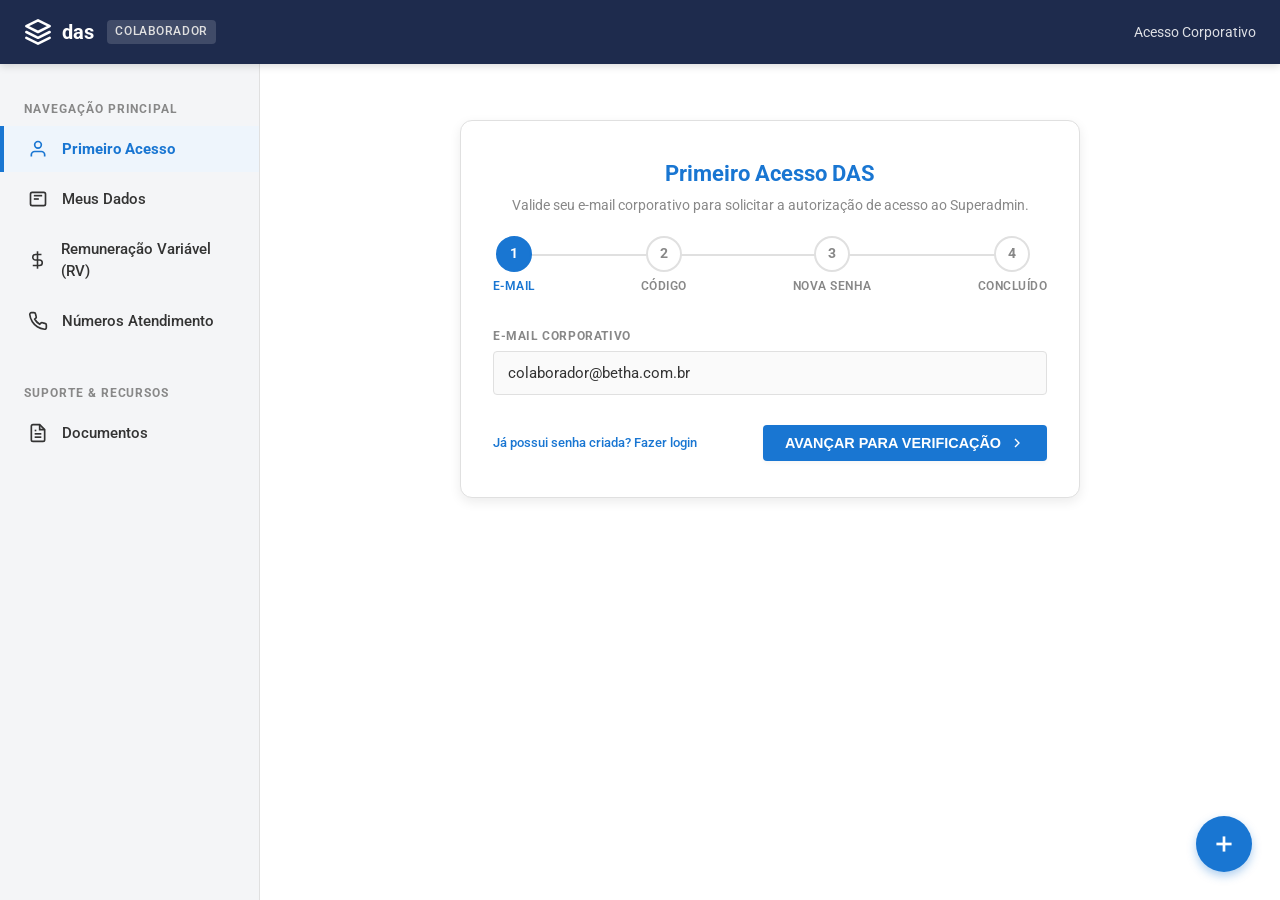
<file: index.html>
<!DOCTYPE html>
<html lang="pt-BR">
<head>
  <meta charset="UTF-8" />
  <meta name="viewport" content="width=device-width, initial-scale=1.0" />
  <meta http-equiv="Cache-Control" content="no-cache, no-store, must-revalidate" />
  <title>DAS · Portal Colaborador & Remuneração Variável</title>

  <!-- Google Fonts: Roboto / Inter -->
  <link rel="preconnect" href="https://fonts.googleapis.com" />
  <link rel="preconnect" href="https://fonts.gstatic.com" crossorigin />
  <link href="https://fonts.googleapis.com/css2?family=Roboto:wght@300;400;500;700;900&display=swap" rel="stylesheet" />

  <!-- Estilos Corporativos DAS -->
  <link rel="stylesheet" href="styles.css" />
  <style>
    .rv-metric-card {
      background: #ffffff;
      border: 1px solid var(--border-color);
      border-radius: var(--radius-md);
      padding: 20px 24px;
      display: flex;
      flex-direction: column;
      gap: 12px;
      box-shadow: var(--shadow-sm);
    }
    .rv-badge-status {
      display: inline-flex;
      align-items: center;
      padding: 3px 10px;
      border-radius: 12px;
      font-size: 0.75rem;
      font-weight: 700;
      text-transform: uppercase;
    }
    .rv-badge-status.superado { background: #e8f5e9; color: #2e7d32; }
    .rv-badge-status.nao-superado { background: #ffebee; color: #d32f2f; }
    
    .progress-bar-track {
      width: 100%;
      height: 10px;
      background: #e0e0e0;
      border-radius: 5px;
      overflow: hidden;
    }
    .progress-bar-fill {
      height: 100%;
      transition: width 0.4s ease, background-color 0.4s ease;
    }
  </style>
</head>
<body>

  <!-- ==========================================================================
       1. APP HEADER (NAVBAR - AZUL MARINHO ESCURO #1e2b4d)
       ========================================================================== -->
  <header class="app-header">
    <div class="brand-container">
      <a href="index.html" class="betha-logo">
        <svg viewBox="0 0 24 24" fill="none" stroke="#ffffff" stroke-width="2.2" stroke-linecap="round" stroke-linejoin="round">
          <polygon points="12 2 2 7 12 12 22 7 12 2"></polygon>
          <polyline points="2 17 12 22 22 17"></polyline>
          <polyline points="2 12 12 17 22 12"></polyline>
        </svg>
        <span>das</span>
      </a>
      <span class="brand-badge">Colaborador</span>
    </div>

    <!-- Badge de Perfil do Usuário Logado ou Visitante -->
    <div class="header-user-info" id="userHeaderContainer">
      <span style="font-size: 0.85rem; opacity: 0.85;">Acesso Corporativo</span>
    </div>
  </header>

  <!-- ==========================================================================
       2. CONTAINER PRINCIPAL (SIDEBAR + CONTENT)
       ========================================================================== -->
  <div class="app-container">

    <!-- MENU LATERAL (SIDEBAR #f4f5f7) -->
    <aside class="sidebar">
      <div class="sidebar-section-title">Navegação Principal</div>
      <ul class="sidebar-menu">
        <li class="sidebar-item active" id="menuItemAcesso">
          <a href="#" id="linkMenuPrimeiroAcesso" onclick="switchUserTab('acesso'); return false;">
            <svg viewBox="0 0 24 24" fill="none" stroke="currentColor"><path d="M20 21v-2a4 4 0 0 0-4-4H8a4 4 0 0 0-4 4v2"/><circle cx="12" cy="7" r="4"/></svg>
            <span>Primeiro Acesso</span>
          </a>
        </li>
        <li class="sidebar-item" id="menuItemDados">
          <a href="#" id="linkMenuDados" onclick="switchUserTab('dados'); return false;">
            <svg viewBox="0 0 24 24" fill="none" stroke="currentColor"><rect x="3" y="4" width="18" height="16" rx="2"/><line x1="7" y1="8" x2="17" y2="8"/><line x1="7" y1="12" x2="13" y2="12"/></svg>
            <span>Meus Dados</span>
          </a>
        </li>
        <li class="sidebar-item" id="menuItemRv">
          <a href="#" id="linkMenuRv" onclick="switchUserTab('rv'); return false;">
            <svg viewBox="0 0 24 24" fill="none" stroke="currentColor"><line x1="12" y1="1" x2="12" y2="23"/><path d="M17 5H9.5a3.5 3.5 0 0 0 0 7h5a3.5 3.5 0 0 1 0 7H6"/></svg>
            <span>Remuneração Variável (RV)</span>
          </a>
        </li>
        <li class="sidebar-item" id="menuItemNumeros">
          <a href="#" id="linkMenuNumeros" onclick="switchUserTab('numeros'); return false;">
            <svg viewBox="0 0 24 24" fill="none" stroke="currentColor"><path d="M22 16.92v3a2 2 0 0 1-2.18 2 19.79 19.79 0 0 1-8.63-3.07 19.5 19.5 0 0 1-6-6 19.79 19.79 0 0 1-3.07-8.67A2 2 0 0 1 4.11 2h3a2 2 0 0 1 2 1.72 12.84 12.84 0 0 0 .7 2.81 2 2 0 0 1-.45 2.11L8.09 9.91a16 16 0 0 0 6 6l1.27-1.27a2 2 0 0 1 2.11-.45 12.84 12.84 0 0 0 2.81.7A2 2 0 0 1 22 16.92z"/></svg>
            <span>Números Atendimento</span>
          </a>
        </li>
      </ul>

      <div class="sidebar-section-title" style="margin-top: 24px;">Suporte & Recursos</div>
      <ul class="sidebar-menu">
        <li class="sidebar-item">
          <a href="#">
            <svg viewBox="0 0 24 24" fill="none" stroke="currentColor"><path d="M14 2H6a2 2 0 0 0-2 2v16a2 2 0 0 0 2 2h12a2 2 0 0 0 2-2V8z"/><polyline points="14 2 14 8 20 8"/><line x1="16" y1="13" x2="8" y2="13"/><line x1="16" y1="17" x2="8" y2="17"/><polyline points="10 9 9 9 8 9"/></svg>
            <span>Documentos</span>
          </a>
        </li>
        <li class="sidebar-item" id="sidebarAdminLink" style="display: none; margin-top: 10px;">
          <a href="admin.html" style="background:#ffebee; color:#d32f2f; font-weight:700; border-radius:4px;">
            <svg viewBox="0 0 24 24" fill="none" stroke="currentColor"><path d="M12 22s8-4 8-10V5l-8-3-8 3v7c0 6 8 10 8 10z"/></svg>
            <span>Painel Admin Superadmin</span>
          </a>
        </li>
      </ul>
    </aside>

    <!-- ÁREA DE CONTEÚDO PRINCIPAL -->
    <main class="main-content">

      <!-- ==========================================================================
           TELA 1: WIZARD DE PRIMEIRO ACESSO (ETAPA 1)
           ========================================================================== -->
      <section id="viewFirstAccess">
        <div class="first-access-wrapper">
          <div class="first-access-card">

            <!-- WIZARD PRIMEIRO ACESSO -->
            <div id="firstAccessWizard" style="display: flex; flex-direction: column; gap: 20px;">
              <div style="text-align: center;">
                <h1 class="page-title" style="font-size: 1.4rem; font-weight: 700; color: #1976d2;">Primeiro Acesso DAS</h1>
                <p class="page-subtitle">Valide seu e-mail corporativo para solicitar a autorização de acesso ao Superadmin.</p>
              </div>

              <!-- Indicador de Passos (Step Wizard Bar) -->
              <div class="steps-indicator">
                <div class="step-item active" id="stepItem1">
                  <div class="step-number">1</div>
                  <div class="step-label">E-mail</div>
                </div>
                <div class="step-item" id="stepItem2">
                  <div class="step-number">2</div>
                  <div class="step-label">Código</div>
                </div>
                <div class="step-item" id="stepItem3">
                  <div class="step-number">3</div>
                  <div class="step-label">Nova Senha</div>
                </div>
                <div class="step-item" id="stepItem4">
                  <div class="step-number">4</div>
                  <div class="step-label">Concluído</div>
                </div>
              </div>

              <!-- PASSO 1: E-MAIL CORPORATIVO -->
              <div id="stepContainer1">
                <div class="form-group">
                  <label class="form-label" for="inputEmail">E-mail Corporativo</label>
                  <input type="email" id="inputEmail" class="form-control" placeholder="exemplo@betha.com.br" value="colaborador@betha.com.br" />
                  <div id="emailErrorMsg" style="color: #d32f2f; font-size: 0.78rem; margin-top: 4px; font-weight: 500;"></div>
                </div>

                <div style="display: flex; align-items: center; justify-content: space-between; margin-top: 10px;">
                  <a href="#" id="linkSwitchToLogin" style="font-size: 0.84rem; color: #1976d2; text-decoration: none; font-weight: 500;">Já possui senha criada? Fazer login</a>
                  <button type="button" id="btnStep1Next" class="btn-primary">
                    AVANÇAR PARA VERIFICAÇÃO
                    <svg width="16" height="16" viewBox="0 0 24 24" fill="none" stroke="currentColor" stroke-width="2"><polyline points="9 18 15 12 9 6"/></svg>
                  </button>
                </div>
              </div>

              <!-- PASSO 2: CÓDIGO DE VERIFICAÇÃO OTP ENVIADO AO SUPERADMIN -->
              <div id="stepContainer2" style="display: none;">
                <div class="otp-demo-hint" id="otpHintBox" style="background:#e8f5e9; border-color:#a5d6a7; color:#1b5e20;">
                  <svg width="22" height="22" viewBox="0 0 24 24" fill="none" stroke="currentColor" stroke-width="2"><path d="M4 4h16c1.1 0 2 .9 2 2v12c0 1.1-.9 2-2 2H4c-1.1 0-2-.9-2-2V6c0-1.1.9-2 2-2z"/><polyline points="22,6 12,13 2,6"/></svg>
                  <div>
                    <strong>Código enviado ao Superadmin!</strong> O código de autorização foi enviado para <strong id="otpEmailDestinoSpan" style="color:#1b5e20;">emanuel.alexandre@betha.com.br</strong>.<br/>
                    <span style="font-size:0.8rem; color:#2e7d32;">Código gerado para validação: <strong id="otpCodeSpan" style="font-size: 1.1rem; text-decoration: underline;">------</strong></span>
                  </div>
                </div>

                <div class="form-group" style="margin-top: 16px;">
                  <label class="form-label" for="inputOtp">Código de 6 dígitos enviado ao Superadmin</label>
                  <input type="text" id="inputOtp" class="form-control" placeholder="000000" maxlength="6" style="letter-spacing: 0.25em; text-align: center; font-size: 1.2rem; font-weight: 700;" />
                </div>

                <div style="display: flex; align-items: center; justify-content: space-between;">
                  <button type="button" id="btnResendOtp" class="btn-outline" style="font-size: 0.8rem;">Reenviar ao Superadmin</button>
                  <button type="button" id="btnStep2Next" class="btn-primary">
                    VERIFICAR CÓDIGO
                  </button>
                </div>
              </div>

              <!-- PASSO 3: CRIAR NOVA SENHA -->
              <div id="stepContainer3" style="display: none;">
                <div class="form-group">
                  <label class="form-label" for="inputSenha">Nova Senha</label>
                  <input type="password" id="inputSenha" class="form-control" placeholder="Mínimo 8 caracteres" />
                  
                  <!-- Medidor de Força -->
                  <div class="password-strength-container">
                    <div class="strength-bar-track">
                      <div class="strength-bar-fill" id="strengthBarFill"></div>
                    </div>
                    <div class="strength-text" id="strengthText">Digite uma senha com letras, números e caracteres especiais.</div>
                  </div>
                </div>

                <div class="form-group">
                  <label class="form-label" for="inputConfirmarSenha">Confirmar Nova Senha</label>
                  <input type="password" id="inputConfirmarSenha" class="form-control" placeholder="Repita a senha criada" />
                  <div id="pwdErrorMsg" style="color: #d32f2f; font-size: 0.78rem; margin-top: 4px; font-weight: 500;"></div>
                </div>

                <button type="button" id="btnStep3Next" class="btn-primary" style="width: 100%; margin-top: 10px;">
                  CRIAR E ATIVAR MINHA SENHA
                </button>
              </div>

              <!-- PASSO 4: CONCLUSÃO E DADOS CADASTRADOS -->
              <div id="stepContainer4" style="display: none; text-align: center;">
                <div style="width: 64px; height: 64px; border-radius: 50%; background: #e8f5e9; color: #2e7d32; display: flex; align-items: center; justify-content: center; margin: 0 auto 16px;">
                  <svg width="36" height="36" viewBox="0 0 24 24" fill="none" stroke="currentColor" stroke-width="2.5"><polyline points="20 6 9 17 4 12"/></svg>
                </div>
                <h2 style="font-size: 1.25rem; color: #2e7d32; font-weight: 700;">Primeiro Acesso Concluído!</h2>
                <p style="font-size: 0.88rem; color: #666; margin-top: 4px;">Sua senha foi ativada com sucesso e seus dados foram vinculados ao banco DAS.</p>

                <!-- Box dos dados individualizados salvas -->
                <div id="createdProfileDetails"></div>

                <button type="button" id="btnGoToDashboard" class="btn-primary" style="width: 100%; margin-top: 20px;">
                  ACESSAR MEU PAINEL DO COLABORADOR
                </button>
              </div>
            </div>

            <!-- TELA DE LOGIN REGULAR -->
            <div id="loginFormContainer" style="display: none; flex-direction: column; gap: 18px;">
              <div style="text-align: center;">
                <h1 class="page-title" style="font-size: 1.4rem; font-weight: 700; color: #1976d2;">Entrar no Portal DAS</h1>
                <p class="page-subtitle">Acesse com seu e-mail corporativo e senha cadastrada.</p>
              </div>

              <div class="form-group">
                <label class="form-label" for="inputLoginEmail">E-mail Corporativo</label>
                <input type="email" id="inputLoginEmail" class="form-control" placeholder="seu.email@betha.com.br" value="colaborador@betha.com.br" />
              </div>

              <div class="form-group">
                <label class="form-label" for="inputLoginSenha">Senha</label>
                <input type="password" id="inputLoginSenha" class="form-control" placeholder="Digite sua senha" />
                <div id="loginErrorMsg" style="color: #d32f2f; font-size: 0.78rem; margin-top: 4px; font-weight: 500;"></div>
              </div>

              <button type="button" id="btnDoLogin" class="btn-primary" style="width: 100%;">
                ENTRAR
              </button>

              <div style="text-align: center; margin-top: 8px;">
                <a href="#" id="linkSwitchToFirstAccess" style="font-size: 0.84rem; color: #1976d2; text-decoration: none;">É seu primeiro acesso? Clique aqui para criar sua senha.</a>
              </div>
            </div>

          </div>
        </div>
      </section>

      <!-- ==========================================================================
           TELA 2: PAINEL DO COLABORADOR (DASHBOARD PÓS-LOGIN)
           ========================================================================== -->
      <section id="viewDashboard" style="display: none; flex-direction: column; gap: 28px;">
        
        <!-- SEÇÃO A: MEUS DADOS -->
        <div id="secMeusDados" style="display: flex; flex-direction: column; gap: 24px;">
          <div class="page-title-row">
            <div>
              <h1 class="page-title">Painel do Colaborador DAS</h1>
              <p class="page-subtitle">Visualize seus dados contratuais individualizados e suporte da empresa.</p>
            </div>
          </div>

          <div class="profile-card-grid">
            <div class="info-card">
              <div class="info-card-label">Colaborador / E-mail</div>
              <div class="info-card-value" id="dashNomeColaborador">--</div>
              <div class="info-card-sub" id="dashEmailColaborador">--</div>
            </div>

            <div class="info-card">
              <div class="info-card-label">Cargo & Gestor Direto</div>
              <div class="info-card-value" id="dashCargoColaborador">--</div>
              <div class="info-card-sub">Gestor: <strong id="dashGestorColaborador">--</strong></div>
            </div>

            <div class="info-card">
              <div class="info-card-label">Departamento / Unidade</div>
              <div class="info-card-value" id="dashDeptColaborador">--</div>
              <div class="info-card-sub" id="dashUnidadeColaborador">--</div>
            </div>

            <div class="info-card">
              <div class="info-card-label">Contato & Ramal Interno</div>
              <div class="info-card-value" id="dashTelefoneColaborador">--</div>
              <div class="info-card-sub">Matriz DAS</div>
            </div>
          </div>
        </div>

        <!-- SEÇÃO B: MÓDULO DE REMUNERAÇÃO VARIÁVEL (RV CM-POL-Q-001) -->
        <div id="secRemuneracaoVariavel" style="display: flex; flex-direction: column; gap: 24px;">
          <div class="page-title-row">
            <div>
              <h1 class="page-title" style="color: #1976d2;">Remuneração Variável (RV)</h1>
              <p class="page-subtitle">Política CM-POL-Q-001 · Acompanhamento de Metas Individuais (25%) e Coletivas (75%)</p>
            </div>
            <div style="background: #eef5fc; border: 1px solid #1976d2; padding: 8px 16px; border-radius: 8px; text-align: right;">
              <div style="font-size: 0.72rem; font-weight: 700; color: #1976d2; text-transform: uppercase;">TETO MÁXIMO SEMESTRAL</div>
              <div style="font-size: 1.15rem; font-weight: 800; color: #1e2b4d;" id="rvTetoValor">R$ 1.430,00</div>
            </div>
          </div>

          <!-- INDICADORES INDIVIDUAIS (25%) -->
          <div>
            <h3 style="font-size: 1rem; font-weight: 700; color: #1e2b4d; margin-bottom: 12px;">1. Indicadores Individuais (Peso 25% da RV Total)</h3>
            <div class="profile-card-grid">
              
              <!-- CSAT -->
              <div class="rv-metric-card">
                <div style="display: flex; justify-content: space-between; align-items: center;">
                  <span class="info-card-label">Qualidade Percebida (CSAT)</span>
                  <span class="rv-badge-status superado" id="badgeStatusCsat">Superado</span>
                </div>
                <div style="display: flex; align-items: baseline; gap: 8px;">
                  <span style="font-size: 1.6rem; font-weight: 800; color: #1e2b4d;" id="rvCsatRealizado">94%</span>
                  <span style="font-size: 0.84rem; color: #666;">(Meta: > 93%)</span>
                </div>
                <div class="progress-bar-track">
                  <div class="progress-bar-fill" id="barCsat" style="width: 94%; background: #2e7d32;"></div>
                </div>
                <div style="font-size: 0.75rem; color: #888;">Peso na RV Individual: <strong>70%</strong> · Fonte: Jira Atendimento</div>
              </div>

              <!-- HORAS PRODUTIVAS -->
              <div class="rv-metric-card">
                <div style="display: flex; justify-content: space-between; align-items: center;">
                  <span class="info-card-label">Apontamento de Horas Produtivas</span>
                  <span class="rv-badge-status superado" id="badgeStatusHoras">Superado</span>
                </div>
                <div style="display: flex; align-items: baseline; gap: 8px;">
                  <span style="font-size: 1.6rem; font-weight: 800; color: #1e2b4d;" id="rvHorasRealizado">95%</span>
                  <span style="font-size: 0.84rem; color: #666;">(Meta: > 90%)</span>
                </div>
                <div class="progress-bar-track">
                  <div class="progress-bar-fill" id="barHoras" style="width: 95%; background: #2e7d32;"></div>
                </div>
                <div style="font-size: 0.75rem; color: #888;">Peso na RV Individual: <strong>30%</strong> · Fonte: Apontamento Interno</div>
              </div>

            </div>
          </div>

          <!-- INDICADORES COLETIVOS (75%) -->
          <div>
            <h3 style="font-size: 1rem; font-weight: 700; color: #1e2b4d; margin-bottom: 12px;">2. Indicadores Coletivos da Diretoria (Peso 75% da RV Total)</h3>
            <div class="profile-card-grid">
              
              <div class="rv-metric-card">
                <span class="info-card-label">Eficiência Operacional (SLO)</span>
                <div style="font-size: 1.2rem; font-weight: 700; color: #1e2b4d;" id="rvEficColetiva">92% (Atingido)</div>
                <div style="font-size: 0.78rem; color: #666;">Peso: 15% · Meta > 90% no SLO de dúvidas</div>
              </div>

              <div class="rv-metric-card">
                <span class="info-card-label">Tempo Previsto Implantação</span>
                <div style="font-size: 1.2rem; font-weight: 700; color: #1976d2;" id="rvTempoImpl">Faixa 2 (60% do Teto)</div>
                <div style="font-size: 0.78rem; color: #666;">Peso: 35% · Superação em 2.5% do prazo</div>
              </div>

              <div class="rv-metric-card">
                <span class="info-card-label">Backlog (Suporte & Serviços)</span>
                <div style="font-size: 1.2rem; font-weight: 700; color: #2e7d32;" id="rvBacklogColetivo">8.5% (Superado)</div>
                <div style="font-size: 0.78rem; color: #666;">Peso: 15% · Meta: Manter chamados < 10%</div>
              </div>

              <div class="rv-metric-card">
                <span class="info-card-label">Receita Operacional Manutenção</span>
                <div style="font-size: 1.2rem; font-weight: 700; color: #1976d2;" id="rvReceitaColetiva">Faixa 2 (60% do Teto)</div>
                <div style="font-size: 0.78rem; color: #666;">Peso: 35% · Superação em 5% da meta</div>
              </div>

            </div>
          </div>

          <!-- TABELA DE PROJEÇÃO E EXTRATO SEMESTRAL -->
          <div class="numbers-table-card">
            <div style="padding: 16px 20px; border-bottom: 1px solid #e0e0e0; display: flex; align-items: center; justify-content: space-between;">
              <h3 style="font-size: 1rem; font-weight: 700; color: #1e2b4d;">Extrato & Apuração Semestral (Julho a Dezembro)</h3>
              <span style="font-size: 0.8rem; color: #666;">Pagamento no encerramento do ciclo semestral</span>
            </div>

            <table class="numbers-table">
              <thead>
                <tr>
                  <th>MÊS</th>
                  <th>RV INDIVIDUAL (25%)</th>
                  <th>RV COLETIVA (75%)</th>
                  <th>APURAÇÃO CALCULADA</th>
                  <th>VALOR MENSAL ESTIMADO</th>
                </tr>
              </thead>
              <tbody id="tblHistoricoRvBody">
                <!-- Renderizado via JS -->
              </tbody>
              <tfoot>
                <tr style="background: #f4f5f7; font-weight: 700;">
                  <td colspan="4" style="text-align: right; padding: 14px 20px;">VALOR TOTAL ACUMULADO NO SEMESTRE:</td>
                  <td style="font-size: 1.1rem; color: #2e7d32; padding: 14px 20px;" id="rvTotalSemestreAcumulado">R$ 0,00</td>
                </tr>
              </tfoot>
            </table>
          </div>

        </div>

        <!-- SEÇÃO C: CENTRAL DE NÚMEROS DE ATENDIMENTO -->
        <div id="secNumerosAtendimento" style="display: flex; flex-direction: column; gap: 20px;">
          <div class="numbers-table-card">
            <div style="padding: 20px 24px; border-bottom: 1px solid #e0e0e0; display: flex; align-items: center; justify-content: space-between; flex-wrap: wrap; gap: 12px;">
              <div>
                <h2 style="font-size: 1.1rem; font-weight: 700; color: #1e2b4d;">Números de Atendimento DAS</h2>
                <p style="font-size: 0.82rem; color: #888;">Canais de comunicação e suporte do colaborador.</p>
              </div>

              <!-- Campo de Busca Underline Clean -->
              <div class="search-box-container">
                <input type="text" id="dashSearchInput" class="search-input" placeholder="O que você está buscando?" />
                <svg class="search-icon" width="18" height="18" viewBox="0 0 24 24" fill="none" stroke="currentColor" stroke-width="2"><circle cx="11" cy="11" r="8"/><line x1="21" y1="21" x2="16.65" y2="16.65"/></svg>
              </div>
            </div>

            <table class="numbers-table">
              <thead>
                <tr>
                  <th>SETOR / SOLUÇÃO DAS</th>
                  <th>TELEFONE DE ATENDIMENTO</th>
                  <th>RAMAL</th>
                  <th>HORÁRIO DE FUNCIONAMENTO</th>
                </tr>
              </thead>
              <tbody id="numbersTableBody">
                <!-- Renderizado dinamicamente via JS -->
              </tbody>
            </table>
          </div>
        </div>

      </section>

    </main>
  </div>

  <!-- FLOATING ACTION BUTTON (FAB - CANTO INFERIOR DIREITO) -->
  <button class="fab-btn" title="Nova Solicitação / Suporte" onclick="alert('Central de Solicitações do Colaborador DAS');">
    <svg viewBox="0 0 24 24" fill="none" stroke="currentColor" stroke-width="2.5"><line x1="12" y1="5" x2="12" y2="19"/><line x1="5" y1="12" x2="19" y2="12"/></svg>
  </button>

  <!-- SCRIPTS DA APLICAÇÃO -->
  <script src="db.js"></script>
  <script src="app.js"></script>
  <script>
    function switchUserTab(tab) {
      document.getElementById('secMeusDados').style.display = (tab === 'dados' || tab === 'acesso') ? 'flex' : 'none';
      document.getElementById('secRemuneracaoVariavel').style.display = tab === 'rv' ? 'flex' : 'none';
      document.getElementById('secNumerosAtendimento').style.display = (tab === 'numeros' || tab === 'dados') ? 'flex' : 'none';

      document.getElementById('menuItemAcesso').classList.toggle('active', tab === 'acesso');
      document.getElementById('menuItemDados').classList.toggle('active', tab === 'dados');
      document.getElementById('menuItemRv').classList.toggle('active', tab === 'rv');
      document.getElementById('menuItemNumeros').classList.toggle('active', tab === 'numeros');
    }
  </script>
</body>
</html>
</file>
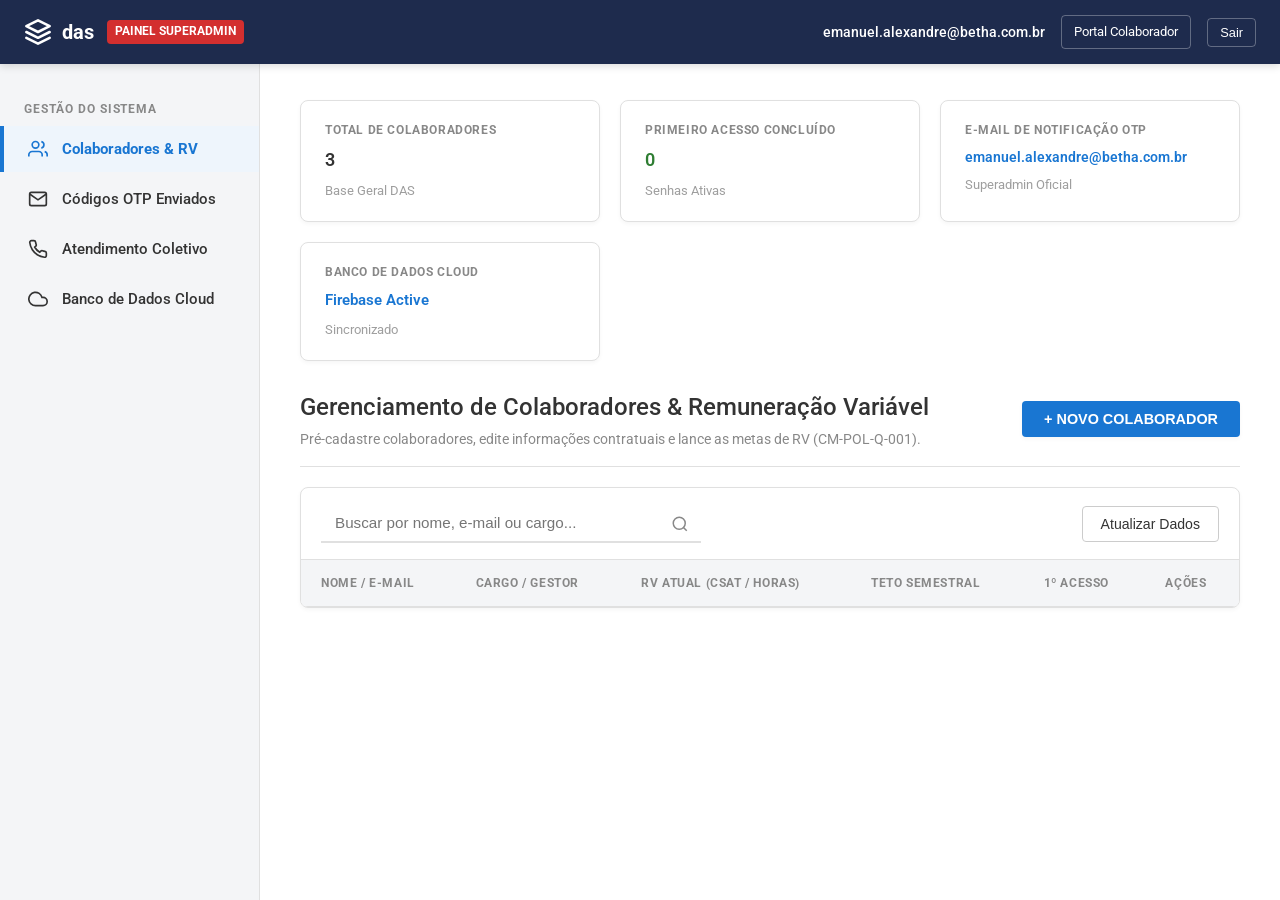
<file: admin.html>
<!DOCTYPE html>
<html lang="pt-BR">
<head>
  <meta charset="UTF-8" />
  <meta name="viewport" content="width=device-width, initial-scale=1.0" />
  <meta http-equiv="Cache-Control" content="no-cache, no-store, must-revalidate" />
  <title>DAS · Painel Administrador (Superadmin)</title>

  <!-- Google Fonts: Roboto / Inter -->
  <link rel="preconnect" href="https://fonts.googleapis.com" />
  <link rel="preconnect" href="https://fonts.gstatic.com" crossorigin />
  <link href="https://fonts.googleapis.com/css2?family=Roboto:wght@300;400;500;700;900&display=swap" rel="stylesheet" />

  <!-- Estilos Corporativos DAS -->
  <link rel="stylesheet" href="styles.css" />
  <style>
    .admin-badge {
      background: #d32f2f;
      color: #ffffff;
      padding: 3px 8px;
      border-radius: 4px;
      font-size: 0.72rem;
      font-weight: 700;
      text-transform: uppercase;
    }
    .status-pill {
      display: inline-flex;
      align-items: center;
      gap: 6px;
      padding: 4px 10px;
      border-radius: 12px;
      font-size: 0.78rem;
      font-weight: 600;
    }
    .status-pill.concluido { background: #e8f5e9; color: #2e7d32; }
    .status-pill.pendente { background: #fff3e0; color: #e65100; }

    .modal-overlay {
      position: fixed;
      top: 0; left: 0; right: 0; bottom: 0;
      background: rgba(0,0,0,0.5);
      display: flex;
      align-items: center;
      justify-content: center;
      z-index: 2000;
      opacity: 0;
      pointer-events: none;
      transition: opacity 0.2s ease;
    }
    .modal-overlay.active {
      opacity: 1;
      pointer-events: auto;
    }
    .modal-card {
      background: #ffffff;
      width: 100%;
      max-width: 540px;
      border-radius: 8px;
      padding: 28px;
      box-shadow: 0 10px 30px rgba(0,0,0,0.2);
      display: flex;
      flex-direction: column;
      gap: 18px;
    }
    .action-btn-sm {
      background: transparent;
      border: 1px solid #ccc;
      padding: 4px 10px;
      border-radius: 4px;
      font-size: 0.78rem;
      cursor: pointer;
      transition: all 0.15s ease;
    }
    .action-btn-sm:hover {
      background: #eef5fc;
      border-color: #1976d2;
      color: #1976d2;
    }
    .action-btn-sm.rv {
      border-color: #2e7d32;
      color: #2e7d32;
    }
    .action-btn-sm.rv:hover {
      background: #e8f5e9;
    }
    .action-btn-sm.danger:hover {
      background: #ffebee;
      border-color: #d32f2f;
      color: #d32f2f;
    }
  </style>
</head>
<body>

  <!-- ==========================================================================
       HEADER SUPERADMIN (NAVBAR - AZUL MARINHO #1e2b4d)
       ========================================================================== -->
  <header class="app-header">
    <div class="brand-container">
      <a href="index.html" class="betha-logo">
        <svg viewBox="0 0 24 24" fill="none" stroke="#ffffff" stroke-width="2.2" stroke-linecap="round" stroke-linejoin="round">
          <polygon points="12 2 2 7 12 12 22 7 12 2"></polygon>
          <polyline points="2 17 12 22 22 17"></polyline>
          <polyline points="2 12 12 17 22 12"></polyline>
        </svg>
        <span>das</span>
      </a>
      <span class="admin-badge">Painel Superadmin</span>
    </div>

    <div class="header-user-info">
      <span style="font-size: 0.85rem; color: #ffffff; font-weight: 500;">emanuel.alexandre@betha.com.br</span>
      <a href="index.html" class="btn-header-logout" style="text-decoration:none;">Portal Colaborador</a>
      <button id="btnAdminLogout" class="btn-header-logout">Sair</button>
    </div>
  </header>

  <div class="app-container">

    <!-- SIDEBAR ADMIN -->
    <aside class="sidebar">
      <div class="sidebar-section-title">Gestão do Sistema</div>
      <ul class="sidebar-menu">
        <li class="sidebar-item active" id="tabColaboradoresBtn">
          <a href="#" onclick="switchAdminTab('colaboradores'); return false;">
            <svg viewBox="0 0 24 24" fill="none" stroke="currentColor"><path d="M17 21v-2a4 4 0 0 0-4-4H5a4 4 0 0 0-4 4v2"/><circle cx="9" cy="7" r="4"/><path d="M23 21v-2a4 4 0 0 0-3-3.9M16 3.1a4 4 0 0 1 0 7.8"/></svg>
            <span>Colaboradores & RV</span>
          </a>
        </li>
        <li class="sidebar-item" id="tabOtpBtn">
          <a href="#" onclick="switchAdminTab('otp'); return false;">
            <svg viewBox="0 0 24 24" fill="none" stroke="currentColor"><path d="M4 4h16c1.1 0 2 .9 2 2v12c0 1.1-.9 2-2 2H4c-1.1 0-2-.9-2-2V6c0-1.1.9-2 2-2z"/><polyline points="22,6 12,13 2,6"/></svg>
            <span>Códigos OTP Enviados</span>
          </a>
        </li>
        <li class="sidebar-item" id="tabNumerosBtn">
          <a href="#" onclick="switchAdminTab('numeros'); return false;">
            <svg viewBox="0 0 24 24" fill="none" stroke="currentColor"><path d="M22 16.92v3a2 2 0 0 1-2.18 2 19.79 19.79 0 0 1-8.63-3.07 19.5 19.5 0 0 1-6-6 19.79 19.79 0 0 1-3.07-8.67A2 2 0 0 1 4.11 2h3a2 2 0 0 1 2 1.72 12.84 12.84 0 0 0 .7 2.81 2 2 0 0 1-.45 2.11L8.09 9.91a16 16 0 0 0 6 6l1.27-1.27a2 2 0 0 1 2.11-.45 12.84 12.84 0 0 0 2.81.7A2 2 0 0 1 22 16.92z"/></svg>
            <span>Atendimento Coletivo</span>
          </a>
        </li>
        <li class="sidebar-item" id="tabFirebaseBtn">
          <a href="#" onclick="switchAdminTab('firebase'); return false;">
            <svg viewBox="0 0 24 24" fill="none" stroke="currentColor"><path d="M18 10h-1.26A8 8 0 1 0 9 20h9a5 5 0 0 0 0-10z"/></svg>
            <span>Banco de Dados Cloud</span>
          </a>
        </li>
      </ul>
    </aside>

    <!-- CONTEÚDO PRINCIPAL ADMIN -->
    <main class="main-content">

      <!-- CARDS DE MÉTRICAS -->
      <div class="profile-card-grid">
        <div class="info-card">
          <div class="info-card-label">Total de Colaboradores</div>
          <div class="info-card-value" id="metricTotalColaboradores">0</div>
          <div class="info-card-sub">Base Geral DAS</div>
        </div>

        <div class="info-card">
          <div class="info-card-label">Primeiro Acesso Concluído</div>
          <div class="info-card-value" style="color: #2e7d32;" id="metricAcessosConcluidos">0</div>
          <div class="info-card-sub">Senhas Ativas</div>
        </div>

        <div class="info-card">
          <div class="info-card-label">E-mail de Notificação OTP</div>
          <div class="info-card-value" style="font-size: 0.85rem; color: #1976d2;">emanuel.alexandre@betha.com.br</div>
          <div class="info-card-sub">Superadmin Oficial</div>
        </div>

        <div class="info-card">
          <div class="info-card-label">Banco de Dados Cloud</div>
          <div class="info-card-value" style="font-size: 0.95rem; color: #1976d2;" id="metricFirebaseStatus">Firebase Active</div>
          <div class="info-card-sub" id="metricFirebaseUrlSub">Sincronizado</div>
        </div>
      </div>

      <!-- ABA 1: TABELA DE COLABORADORES & LANÇAMENTO DE RV -->
      <section id="adminSecColaboradores" style="display: flex; flex-direction: column; gap: 20px;">
        <div class="page-title-row">
          <div>
            <h1 class="page-title">Gerenciamento de Colaboradores & Remuneração Variável</h1>
            <p class="page-subtitle">Pré-cadastre colaboradores, edite informações contratuais e lance as metas de RV (CM-POL-Q-001).</p>
          </div>
          <button class="btn-primary" onclick="openModalNovoColaborador()">
            + NOVO COLABORADOR
          </button>
        </div>

        <div class="numbers-table-card">
          <div style="padding: 16px 20px; border-bottom: 1px solid #e0e0e0; display: flex; align-items: center; justify-content: space-between; flex-wrap: wrap; gap: 12px;">
            <div class="search-box-container" style="max-width: 380px;">
              <input type="text" id="adminSearchInput" class="search-input" placeholder="Buscar por nome, e-mail ou cargo..." />
              <svg class="search-icon" width="18" height="18" viewBox="0 0 24 24" fill="none" stroke="currentColor" stroke-width="2"><circle cx="11" cy="11" r="8"/><line x1="21" y1="21" x2="16.65" y2="16.65"/></svg>
            </div>
            <button class="btn-outline" onclick="carregarTabelaColaboradores()">
              Atualizar Dados
            </button>
          </div>

          <table class="numbers-table">
            <thead>
              <tr>
                <th>NOME / E-MAIL</th>
                <th>CARGO / GESTOR</th>
                <th>RV ATUAL (CSAT / HORAS)</th>
                <th>TETO SEMESTRAL</th>
                <th>1º ACESSO</th>
                <th>AÇÕES</th>
              </tr>
            </thead>
            <tbody id="tblAdminColaboradoresBody">
              <!-- Renderizado dinamicamente -->
            </tbody>
          </table>
        </div>
      </section>

      <!-- ABA 2: CÓDIGOS OTP ENVIADOS AO SUPERADMIN -->
      <section id="adminSecOtp" style="display: none; flex-direction: column; gap: 20px;">
        <div class="page-title-row">
          <div>
            <h1 class="page-title">Códigos de Verificação OTP Solicitados</h1>
            <p class="page-subtitle">Códigos de Primeiro Acesso enviados para o e-mail do Superadmin (emanuel.alexandre@betha.com.br).</p>
          </div>
          <button class="btn-outline" onclick="carregarTabelaOtp()">
            Atualizar Códigos
          </button>
        </div>

        <div class="numbers-table-card">
          <table class="numbers-table">
            <thead>
              <tr>
                <th>COLABORADOR SOLICITANTE</th>
                <th>E-MAIL DESTINO SUPERADMIN</th>
                <th>CÓDIGO OTP (6 DÍGITOS)</th>
                <th>DATA / HORA DA SOLICITAÇÃO</th>
                <th>STATUS</th>
              </tr>
            </thead>
            <tbody id="tblAdminOtpBody">
              <!-- Renderizado dinamicamente -->
            </tbody>
          </table>
        </div>
      </section>

      <!-- ABA 3: NÚMEROS DE ATENDIMENTO COLETIVO -->
      <section id="adminSecNumeros" style="display: none; flex-direction: column; gap: 20px;">
        <div class="page-title-row">
          <div>
            <h1 class="page-title">Atendimento Coletivo DAS</h1>
            <p class="page-subtitle">Configure os canais de suporte gerais acessíveis a todos os colaboradores.</p>
          </div>
          <button class="btn-primary" onclick="openModalNovoNumero()">
            + NOVO CANAL
          </button>
        </div>

        <div class="numbers-table-card">
          <table class="numbers-table">
            <thead>
              <tr>
                <th>SETOR / SOLUÇÃO DAS</th>
                <th>TELEFONE</th>
                <th>RAMAL</th>
                <th>HORÁRIO</th>
                <th>AÇÕES</th>
              </tr>
            </thead>
            <tbody id="tblAdminNumerosBody">
              <!-- Renderizado dinamicamente -->
            </tbody>
          </table>
        </div>
      </section>

      <!-- ABA 4: CONFIGURAÇÃO FIREBASE -->
      <section id="adminSecFirebase" style="display: none; flex-direction: column; gap: 20px;">
        <div class="page-title-row">
          <div>
            <h1 class="page-title">Configuração do Firebase Realtime DB</h1>
            <p class="page-subtitle">Conecte o portal ao seu projeto Firebase para sincronização em tempo real.</p>
          </div>
        </div>

        <div style="background:#ffffff; border:1px solid #e0e0e0; border-radius:8px; padding:28px; max-width:650px;">
          <div class="form-group">
            <label class="form-label" for="inputFirebaseUrl">URL do Firebase Realtime Database</label>
            <input type="text" id="inputFirebaseUrl" class="form-control" placeholder="https://seu-projeto-default-rtdb.firebaseio.com" />
            <div style="font-size:0.8rem; color:#666; margin-top:6px;">
              Insira a URL raiz do seu Realtime Database do Firebase. Todas as gravações de colaboradores, senhas e solicitações de código OTP serão sincronizadas nesta URL.
            </div>
          </div>

          <button type="button" id="btnSalvarFirebaseUrl" class="btn-primary" style="margin-top:10px;">
            SALVAR & TESTAR CONEXÃO FIREBASE
          </button>
        </div>
      </section>

    </main>
  </div>

  <!-- MODAL: LANÇAMENTO DE REMUNERAÇÃO VARIÁVEL (RV CM-POL-Q-001) -->
  <div class="modal-overlay" id="modalRv">
    <div class="modal-card">
      <div style="display:flex; justify-content:space-between; align-items:center; border-bottom:1px solid #e0e0e0; padding-bottom:12px;">
        <h3 style="font-size:1.1rem; font-weight:700; color:#1e2b4d;" id="modalRvTitle">Lançamento de Remuneração Variável (RV)</h3>
        <button onclick="closeModalRv()" style="background:none; border:none; font-size:1.2rem; cursor:pointer;">&times;</button>
      </div>

      <form id="formRv" style="display:flex; flex-direction:column; gap:14px;">
        <input type="hidden" id="rvEmpId" />

        <div style="background:#eef5fc; padding:12px; border-radius:6px; font-size:0.85rem; color:#1976d2; font-weight:500;">
          Política CM-POL-Q-001 · Atualize os percentuais de atingimento mensal do colaborador.
        </div>

        <div class="form-group">
          <label class="form-label">CSAT - Qualidade Percebida (Meta: > 93%)</label>
          <input type="number" step="0.1" id="modalCsat" class="form-control" placeholder="ex: 94.0" required />
        </div>

        <div class="form-group">
          <label class="form-label">Apontamento de Horas Produtivas (Meta: > 90%)</label>
          <input type="number" step="0.1" id="modalHoras" class="form-control" placeholder="ex: 95.0" required />
        </div>

        <div class="form-group">
          <label class="form-label">Teto Semestral de RV (R$)</label>
          <input type="number" step="0.01" id="modalTetoRv" class="form-control" placeholder="ex: 1430.00" required />
        </div>

        <div style="display:flex; justify-content:flex-end; gap:10px; margin-top:10px;">
          <button type="button" class="btn-outline" onclick="closeModalRv()">Cancelar</button>
          <button type="submit" class="btn-primary" style="background:#2e7d32;">ATUALIZAR RV</button>
        </div>
      </form>
    </div>
  </div>

  <!-- MODAL: NOVO / EDITAR COLABORADOR -->
  <div class="modal-overlay" id="modalColaborador">
    <div class="modal-card">
      <div style="display:flex; justify-content:space-between; align-items:center; border-bottom:1px solid #e0e0e0; padding-bottom:12px;">
        <h3 style="font-size:1.1rem; font-weight:700; color:#1e2b4d;" id="modalColaboradorTitle">Novo Colaborador DAS</h3>
        <button onclick="closeModalColaborador()" style="background:none; border:none; font-size:1.2rem; cursor:pointer;">&times;</button>
      </div>

      <form id="formColaborador" style="display:flex; flex-direction:column; gap:14px;">
        <input type="hidden" id="editEmpId" />

        <div class="form-group">
          <label class="form-label">E-mail Corporativo</label>
          <input type="email" id="modalEmail" class="form-control" placeholder="colaborador@betha.com.br" required />
        </div>

        <div class="form-group">
          <label class="form-label">Nome Completo</label>
          <input type="text" id="modalNome" class="form-control" placeholder="ex: Emanuel Melo" required />
        </div>

        <div style="display:grid; grid-template-columns:1fr 1fr; gap:12px;">
          <div class="form-group">
            <label class="form-label">Cargo</label>
            <input type="text" id="modalCargo" class="form-control" placeholder="ex: Analista de Suporte" required />
          </div>
          <div class="form-group">
            <label class="form-label">Gestor Direto</label>
            <input type="text" id="modalGestor" class="form-control" placeholder="ex: Roberto Almeida" />
          </div>
        </div>

        <div style="display:grid; grid-template-columns:1fr 1fr; gap:12px;">
          <div class="form-group">
            <label class="form-label">Departamento</label>
            <input type="text" id="modalDepartamento" class="form-control" placeholder="ex: Gente & Gestão" />
          </div>
          <div class="form-group">
            <label class="form-label">Telefone / Contato</label>
            <input type="text" id="modalTelefone" class="form-control" placeholder="(48) 99812-3456" />
          </div>
        </div>

        <div class="form-group">
          <label class="form-label">Teto Semestral de RV (R$)</label>
          <input type="number" step="0.01" id="modalTetoSemestralRV" class="form-control" placeholder="1430.00" value="1430.00" />
        </div>

        <div style="display:flex; justify-content:flex-end; gap:10px; margin-top:10px;">
          <button type="button" class="btn-outline" onclick="closeModalColaborador()">Cancelar</button>
          <button type="submit" class="btn-primary">SALVAR COLABORADOR</button>
        </div>
      </form>
    </div>
  </div>

  <!-- MODAL: NOVO NÚMERO GLOBAL -->
  <div class="modal-overlay" id="modalNumero">
    <div class="modal-card">
      <div style="display:flex; justify-content:space-between; align-items:center; border-bottom:1px solid #e0e0e0; padding-bottom:12px;">
        <h3 style="font-size:1.1rem; font-weight:700; color:#1e2b4d;">Novo Canal de Atendimento</h3>
        <button onclick="closeModalNumero()" style="background:none; border:none; font-size:1.2rem; cursor:pointer;">&times;</button>
      </div>

      <form id="formNumero" style="display:flex; flex-direction:column; gap:14px;">
        <div class="form-group">
          <label class="form-label">Setor / Serviço DAS</label>
          <input type="text" id="numSetor" class="form-control" placeholder="ex: Service Desk TI" required />
        </div>
        <div style="display:grid; grid-template-columns:1fr 1fr; gap:12px;">
          <div class="form-group">
            <label class="form-label">Telefone</label>
            <input type="text" id="numTelefone" class="form-control" placeholder="(48) 3431-8800" required />
          </div>
          <div class="form-group">
            <label class="form-label">Ramal</label>
            <input type="text" id="numRamal" class="form-control" placeholder="100" required />
          </div>
        </div>
        <div class="form-group">
          <label class="form-label">Horário de Funcionamento</label>
          <input type="text" id="numHorario" class="form-control" placeholder="08:00 - 18:00 ou 24h Plantão" />
        </div>

        <div style="display:flex; justify-content:flex-end; gap:10px; margin-top:10px;">
          <button type="button" class="btn-outline" onclick="closeModalNumero()">Cancelar</button>
          <button type="submit" class="btn-primary">CADASTRAR CANAL</button>
        </div>
      </form>
    </div>
  </div>

  <!-- SCRIPTS -->
  <script src="db.js"></script>
  <script>
    document.addEventListener('DOMContentLoaded', () => {
      carregarMétricas();
      carregarTabelaColaboradores();
      carregarTabelaOtp();
      carregarTabelaNumeros();

      const fbInput = document.getElementById('inputFirebaseUrl');
      if (fbInput) fbInput.value = window.bethaDB.getFirebaseDbUrl();

      document.getElementById('btnSalvarFirebaseUrl').addEventListener('click', () => {
        const url = document.getElementById('inputFirebaseUrl').value;
        window.bethaDB.setFirebaseDbUrl(url);
        alert('URL do Firebase atualizada com sucesso!');
        carregarMétricas();
      });

      document.getElementById('btnAdminLogout').addEventListener('click', () => {
        window.bethaDB.clearSession();
        window.location.href = 'index.html';
      });

      document.getElementById('formColaborador').addEventListener('submit', (e) => {
        e.preventDefault();
        const id = document.getElementById('editEmpId').value;
        const dados = {
          email: document.getElementById('modalEmail').value,
          nome: document.getElementById('modalNome').value,
          cargo: document.getElementById('modalCargo').value,
          gestor: document.getElementById('modalGestor').value,
          departamento: document.getElementById('modalDepartamento').value,
          telefone: document.getElementById('modalTelefone').value,
          tetoSemestralRV: parseFloat(document.getElementById('modalTetoSemestralRV').value) || 1430.00
        };

        try {
          if (id) {
            window.bethaDB.adminEditarColaborador(id, dados);
          } else {
            window.bethaDB.adminCriarColaborador(dados);
          }
          closeModalColaborador();
          carregarTabelaColaboradores();
          carregarMétricas();
        } catch (err) {
          alert(err.message);
        }
      });

      document.getElementById('formRv').addEventListener('submit', (e) => {
        e.preventDefault();
        const id = document.getElementById('rvEmpId').value;
        window.bethaDB.adminAtualizarRvColaborador(id, {
          csat: document.getElementById('modalCsat').value,
          horasProdutivas: document.getElementById('modalHoras').value,
          tetoSemestralRV: document.getElementById('modalTetoRv').value
        });
        closeModalRv();
        carregarTabelaColaboradores();
        alert('Remuneração Variável (RV) do colaborador atualizada com sucesso!');
      });

      document.getElementById('formNumero').addEventListener('submit', (e) => {
        e.preventDefault();
        window.bethaDB.adminAdicionarNumeroGlobal({
          setor: document.getElementById('numSetor').value,
          telefone: document.getElementById('numTelefone').value,
          ramal: document.getElementById('numRamal').value,
          horario: document.getElementById('numHorario').value
        });
        closeModalNumero();
        carregarTabelaNumeros();
      });

      document.getElementById('adminSearchInput').addEventListener('input', (e) => {
        const query = e.target.value.toLowerCase();
        const rows = document.querySelectorAll('#tblAdminColaboradoresBody tr');
        rows.forEach(r => {
          r.style.display = r.textContent.toLowerCase().includes(query) ? '' : 'none';
        });
      });
    });

    function carregarMétricas() {
      const emps = window.bethaDB.getAllLocalEmployees();
      const concluidos = emps.filter(e => e.primeiroAcessoConcluido).length;
      const pendentes = emps.length - concluidos;

      document.getElementById('metricTotalColaboradores').textContent = emps.length;
      document.getElementById('metricAcessosConcluidos').textContent = concluidos;
      document.getElementById('metricAcessosPendentes').textContent = pendentes;
      document.getElementById('metricFirebaseUrlSub').textContent = window.bethaDB.getFirebaseDbUrl();
    }

    function carregarTabelaColaboradores() {
      const tbody = document.getElementById('tblAdminColaboradoresBody');
      const emps = window.bethaDB.getAllLocalEmployees();

      tbody.innerHTML = emps.map(e => {
        const rv = e.rvAtual || { csat: 94, horasProdutivas: 95 };
        const teto = e.tetoSemestralRV || 1430.00;
        return `
          <tr>
            <td>
              <div style="font-weight:700; color:#1e2b4d;">${e.nome} ${e.isSuperAdmin ? '<span class="admin-badge" style="font-size:0.65rem;">ADMIN</span>' : ''}</div>
              <div style="font-size:0.8rem; color:#666;">${e.email}</div>
            </td>
            <td>
              <div style="font-weight:600;">${e.cargo}</div>
              <div style="font-size:0.78rem; color:#888;">Gestor: ${e.gestor}</div>
            </td>
            <td>
              <div style="font-weight:600; color:#1976d2;">CSAT: ${rv.csat}% | Horas: ${rv.horasProdutivas}%</div>
              <div style="font-size:0.75rem; color:${rv.csat >= 93 ? '#2e7d32' : '#d32f2f'};">${rv.csat >= 93 ? 'Meta CSAT Atingida' : 'Abaixo da Meta CSAT'}</div>
            </td>
            <td style="font-weight:700; color:#1e2b4d;">
              R$ ${teto.toLocaleString('pt-BR', { minimumFractionDigits: 2 })}
            </td>
            <td>
              <span class="status-pill ${e.primeiroAcessoConcluido ? 'concluido' : 'pendente'}">
                ${e.primeiroAcessoConcluido ? 'Concluído' : 'Pendente'}
              </span>
            </td>
            <td>
              <div style="display:flex; gap:4px; flex-wrap:wrap;">
                <button class="action-btn-sm rv" onclick="lancarRv('${e.id}')">Lançar RV</button>
                <button class="action-btn-sm" onclick="editarColaborador('${e.id}')">Editar</button>
                <button class="action-btn-sm" onclick="resetarSenha('${e.id}')">Reset</button>
                ${!e.isSuperAdmin ? `<button class="action-btn-sm danger" onclick="excluirColaborador('${e.id}')">Excluir</button>` : ''}
              </div>
            </td>
          </tr>
        `;
      }).join('');
    }

    function carregarTabelaOtp() {
      const tbody = document.getElementById('tblAdminOtpBody');
      const otps = window.bethaDB.getSolicitacoesOtp();

      if (otps.length === 0) {
        tbody.innerHTML = `<tr><td colspan="5" style="text-align:center; color:#888; padding:20px;">Nenhuma solicitação de código OTP registrada recentemente.</td></tr>`;
        return;
      }

      tbody.innerHTML = otps.map(o => `
        <tr>
          <td style="font-weight:700; color:#1976d2;">${o.emailSolicitante}</td>
          <td style="font-size:0.85rem; color:#666;">${o.emailSuperAdmin}</td>
          <td><strong style="font-size:1.1rem; color:#1b5e20; background:#e8f5e9; padding:4px 8px; border-radius:4px; letter-spacing:0.1em;">${o.codigo}</strong></td>
          <td style="font-size:0.8rem; color:#666;">${new Date(o.dataHora).toLocaleString('pt-BR')}</td>
          <td><span class="status-pill concluido">${o.status}</span></td>
        </tr>
      `).join('');
    }

    function carregarTabelaNumeros() {
      const tbody = document.getElementById('tblAdminNumerosBody');
      const nums = window.bethaDB.getNumerosGlobais();

      tbody.innerHTML = nums.map(n => `
        <tr>
          <td style="font-weight:600; color:#1976d2;">${n.setor}</td>
          <td>${n.telefone}</td>
          <td><strong>${n.ramal}</strong></td>
          <td><span class="badge-horario">${n.horario}</span></td>
          <td>
            <button class="action-btn-sm danger" onclick="excluirNumero('${n.id}')">Excluir</button>
          </td>
        </tr>
      `).join('');
    }

    function switchAdminTab(tab) {
      document.getElementById('adminSecColaboradores').style.display = tab === 'colaboradores' ? 'flex' : 'none';
      document.getElementById('adminSecOtp').style.display = tab === 'otp' ? 'flex' : 'none';
      document.getElementById('adminSecNumeros').style.display = tab === 'numeros' ? 'flex' : 'none';
      document.getElementById('adminSecFirebase').style.display = tab === 'firebase' ? 'flex' : 'none';

      document.getElementById('tabColaboradoresBtn').classList.toggle('active', tab === 'colaboradores');
      document.getElementById('tabOtpBtn').classList.toggle('active', tab === 'otp');
      document.getElementById('tabNumerosBtn').classList.toggle('active', tab === 'numeros');
      document.getElementById('tabFirebaseBtn').classList.toggle('active', tab === 'firebase');

      if (tab === 'otp') carregarTabelaOtp();
    }

    function lancarRv(id) {
      const emps = window.bethaDB.getAllLocalEmployees();
      const emp = emps.find(e => e.id === id);
      if (!emp) return;

      const rv = emp.rvAtual || { csat: 94, horasProdutivas: 95 };
      document.getElementById('rvEmpId').value = emp.id;
      document.getElementById('modalRvTitle').textContent = 'Lançamento de RV: ' + emp.nome;
      document.getElementById('modalCsat').value = rv.csat;
      document.getElementById('modalHoras').value = rv.horasProdutivas;
      document.getElementById('modalTetoRv').value = emp.tetoSemestralRV || 1430.00;

      document.getElementById('modalRv').classList.add('active');
    }

    function closeModalRv() {
      document.getElementById('modalRv').classList.remove('active');
    }

    function openModalNovoColaborador() {
      document.getElementById('editEmpId').value = '';
      document.getElementById('modalColaboradorTitle').textContent = 'Novo Colaborador DAS';
      document.getElementById('formColaborador').reset();
      document.getElementById('modalColaborador').classList.add('active');
    }

    function closeModalColaborador() {
      document.getElementById('modalColaborador').classList.remove('active');
    }

    function editarColaborador(id) {
      const emps = window.bethaDB.getAllLocalEmployees();
      const emp = emps.find(e => e.id === id);
      if (!emp) return;

      document.getElementById('editEmpId').value = emp.id;
      document.getElementById('modalColaboradorTitle').textContent = 'Editar Colaborador: ' + emp.nome;
      document.getElementById('modalEmail').value = emp.email;
      document.getElementById('modalNome').value = emp.nome;
      document.getElementById('modalCargo').value = emp.cargo;
      document.getElementById('modalGestor').value = emp.gestor;
      document.getElementById('modalDepartamento').value = emp.departamento;
      document.getElementById('modalTelefone').value = emp.telefone || '';
      document.getElementById('modalTetoSemestralRV').value = emp.tetoSemestralRV || 1430.00;

      document.getElementById('modalColaborador').classList.add('active');
    }

    function resetarSenha(id) {
      if (confirm('Deseja resetar a senha deste colaborador? Ele precisará realizar o Primeiro Acesso novamente.')) {
        window.bethaDB.adminResetarSenha(id);
        carregarTabelaColaboradores();
        carregarMétricas();
        alert('Senha resetada com sucesso!');
      }
    }

    function excluirColaborador(id) {
      if (confirm('Tem certeza que deseja excluir este colaborador da base?')) {
        window.bethaDB.adminExcluirColaborador(id);
        carregarTabelaColaboradores();
        carregarMétricas();
      }
    }

    function openModalNovoNumero() {
      document.getElementById('formNumero').reset();
      document.getElementById('modalNumero').classList.add('active');
    }

    function closeModalNumero() {
      document.getElementById('modalNumero').classList.remove('active');
    }

    function excluirNumero(id) {
      if (confirm('Excluir este número de atendimento?')) {
        window.bethaDB.adminExcluirNumeroGlobal(id);
        carregarTabelaNumeros();
      }
    }
  </script>
</body>
</html>
</file>
<file: styles.css>
/* ==========================================================================
   Betha Sistemas — Portal Colaborador & Dashboard
   Design System conforme Engenharia Reversa Betha UI (Material Design / Clean)
   ========================================================================== */

:root {
  /* Paleta Corporativa Betha */
  --navbar-bg: #1e2b4d;
  --navbar-text: #ffffff;
  --sidebar-bg: #f4f5f7;
  --sidebar-border: #e0e0e0;
  --main-bg: #ffffff;
  
  /* Cores de Destaque / Ação */
  --primary: #1976d2;
  --primary-hover: #1565c0;
  --primary-light: #e3f2fd;
  
  /* Tipografia & Neutros */
  --text-main: #333333;
  --text-secondary: #888888;
  --text-muted: #9e9e9e;
  --border-color: #e0e0e0;
  --input-bg: #fafafa;
  
  /* Status & Medidor de Senha */
  --c-success: #2e7d32;
  --c-warning: #ed6c02;
  --c-danger: #d32f2f;
  
  /* Sombras & Efeitos */
  --shadow-sm: 0 2px 4px rgba(0,0,0,0.04);
  --shadow-md: 0 4px 12px rgba(0,0,0,0.08);
  --shadow-fab: 0 4px 10px rgba(25, 118, 210, 0.35);
  --radius-sm: 4px;
  --radius-md: 8px;
  --radius-lg: 12px;
  --transition: all 0.2s cubic-bezier(0.4, 0, 0.2, 1);
}

* {
  box-sizing: border-box;
  margin: 0;
  padding: 0;
}

body {
  font-family: 'Roboto', 'Inter', -apple-system, BlinkMacSystemFont, "Segoe UI", sans-serif;
  background-color: var(--sidebar-bg);
  color: var(--text-main);
  min-height: 100vh;
  display: flex;
  flex-direction: column;
  line-height: 1.5;
  -webkit-font-smoothing: antialiased;
}

/* ==========================================================================
   1. Header Bar (App Bar) — Azul Marinho Escuro (#1e2b4d)
   ========================================================================== */
.app-header {
  width: 100%;
  height: 64px;
  background-color: var(--navbar-bg);
  color: var(--navbar-text);
  display: flex;
  align-items: center;
  justify-content: space-between;
  padding: 0 24px;
  position: sticky;
  top: 0;
  z-index: 100;
  box-shadow: 0 2px 8px rgba(0,0,0,0.15);
}

.brand-container {
  display: flex;
  align-items: center;
  gap: 14px;
}

.betha-logo {
  display: flex;
  align-items: center;
  gap: 10px;
  font-weight: 700;
  font-size: 1.25rem;
  color: var(--navbar-text);
  text-decoration: none;
  letter-spacing: -0.01em;
}

.betha-logo svg {
  width: 28px;
  height: 28px;
}

.brand-badge {
  background: rgba(255, 255, 255, 0.15);
  color: #e0e0e0;
  padding: 3px 8px;
  border-radius: var(--radius-sm);
  font-size: 0.72rem;
  font-weight: 500;
  text-transform: uppercase;
  letter-spacing: 0.05em;
}

.header-user-info {
  display: flex;
  align-items: center;
  gap: 16px;
}

.user-profile-badge {
  display: flex;
  align-items: center;
  gap: 10px;
  font-size: 0.88rem;
  background: rgba(255, 255, 255, 0.08);
  padding: 6px 14px;
  border-radius: 20px;
  border: 1px solid rgba(255, 255, 255, 0.12);
}

.avatar-circle {
  width: 32px;
  height: 32px;
  border-radius: 50%;
  background: var(--primary);
  color: #ffffff;
  display: flex;
  align-items: center;
  justify-content: center;
  font-weight: 700;
  font-size: 0.85rem;
}

.btn-header-logout {
  background: transparent;
  border: 1px solid rgba(255, 255, 255, 0.3);
  color: #ffffff;
  padding: 6px 12px;
  border-radius: var(--radius-sm);
  font-size: 0.8rem;
  cursor: pointer;
  transition: var(--transition);
  display: flex;
  align-items: center;
  gap: 6px;
}

.btn-header-logout:hover {
  background: rgba(255, 255, 255, 0.15);
  border-color: #ffffff;
}

/* ==========================================================================
   2. Container Principal (Sidebar + Main Content)
   ========================================================================== */
.app-container {
  display: flex;
  flex: 1;
  min-height: calc(100vh - 64px);
}

/* Sidebar Menu (Esquerda) */
.sidebar {
  width: 260px;
  background-color: var(--sidebar-bg);
  border-right: 1px solid var(--sidebar-border);
  display: flex;
  flex-direction: column;
  padding: 20px 0;
  flex-shrink: 0;
}

.sidebar-menu {
  list-style: none;
  display: flex;
  flex-direction: column;
  gap: 4px;
}

.sidebar-item a {
  display: flex;
  align-items: center;
  gap: 14px;
  padding: 12px 24px;
  color: var(--text-main);
  text-decoration: none;
  font-size: 0.92rem;
  font-weight: 500;
  transition: var(--transition);
  border-left: 4px solid transparent;
}

.sidebar-item a:hover {
  background-color: rgba(25, 118, 210, 0.06);
  color: var(--primary);
}

.sidebar-item.active a {
  background-color: #eef5fc;
  color: var(--primary);
  border-left: 4px solid var(--primary);
  font-weight: 700;
}

.sidebar-item svg {
  width: 20px;
  height: 20px;
  stroke-width: 2;
  color: inherit;
}

.sidebar-section-title {
  font-size: 0.75rem;
  font-weight: 700;
  color: var(--text-secondary);
  text-transform: uppercase;
  letter-spacing: 0.08em;
  padding: 16px 24px 8px;
}

/* Main Content Area (Direita) */
.main-content {
  flex: 1;
  background-color: var(--main-bg);
  padding: 36px 40px;
  display: flex;
  flex-direction: column;
  gap: 28px;
  position: relative;
  overflow-y: auto;
}

.page-title-row {
  display: flex;
  align-items: center;
  justify-content: space-between;
  border-bottom: 1px solid var(--border-color);
  padding-bottom: 16px;
}

.page-title {
  font-size: 1.5rem; /* 24px */
  font-weight: 500;
  color: var(--text-main);
}

.page-subtitle {
  font-size: 0.9rem;
  color: var(--text-secondary);
  margin-top: 4px;
}

/* ==========================================================================
   3. Botões e Componentes de Ação
   ========================================================================== */

/* Botão Outline (Padrão Betha) */
.btn-outline {
  background: transparent;
  border: 1px solid #ccc;
  color: var(--text-main);
  padding: 9px 18px;
  border-radius: var(--radius-sm);
  font-size: 0.88rem;
  font-weight: 500;
  cursor: pointer;
  transition: var(--transition);
  display: inline-flex;
  align-items: center;
  gap: 8px;
}

.btn-outline:hover {
  border-color: var(--primary);
  color: var(--primary);
  background-color: rgba(25, 118, 210, 0.04);
}

/* Botão Primário (Solid Blue) */
.btn-primary {
  background-color: var(--primary);
  color: #ffffff;
  border: none;
  padding: 10px 22px;
  border-radius: var(--radius-sm);
  font-size: 0.9rem;
  font-weight: 600;
  cursor: pointer;
  transition: var(--transition);
  box-shadow: var(--shadow-sm);
  display: inline-flex;
  align-items: center;
  justify-content: center;
  gap: 8px;
}

.btn-primary:hover {
  background-color: var(--primary-hover);
  box-shadow: 0 4px 8px rgba(25, 118, 210, 0.25);
}

.btn-primary:disabled {
  background-color: #bdbdbd;
  cursor: not-allowed;
  box-shadow: none;
}

/* Floating Action Button (FAB - Canto inferior direito) */
.fab-btn {
  position: fixed;
  bottom: 28px;
  right: 28px;
  width: 56px;
  height: 56px;
  border-radius: 50%;
  background-color: var(--primary);
  color: #ffffff;
  border: none;
  cursor: pointer;
  box-shadow: var(--shadow-fab);
  display: flex;
  align-items: center;
  justify-content: center;
  transition: transform 0.2s ease, background-color 0.2s ease;
  z-index: 90;
}

.fab-btn:hover {
  transform: scale(1.08);
  background-color: var(--primary-hover);
}

.fab-btn svg {
  width: 26px;
  height: 26px;
}

/* ==========================================================================
   4. Formulários, Inputs & Labels Maiúsculos
   ========================================================================== */
.form-group {
  display: flex;
  flex-direction: column;
  gap: 6px;
  margin-bottom: 20px;
}

.form-label {
  font-size: 0.75rem; /* 12px */
  font-weight: 700;
  color: var(--text-secondary);
  text-transform: uppercase;
  letter-spacing: 0.05em;
}

.form-control {
  width: 100%;
  padding: 12px 14px;
  border: 1px solid var(--border-color);
  border-radius: var(--radius-sm);
  font-size: 0.95rem;
  font-family: inherit;
  background-color: var(--input-bg);
  color: var(--text-main);
  outline: none;
  transition: var(--transition);
}

.form-control:focus {
  border-color: var(--primary);
  background-color: #ffffff;
  box-shadow: 0 0 0 3px rgba(25, 118, 210, 0.12);
}

/* Campo de Busca Betha (Underline Clean) */
.search-box-container {
  position: relative;
  width: 100%;
  max-width: 450px;
}

.search-input {
  width: 100%;
  padding: 10px 40px 10px 14px;
  border: none;
  border-bottom: 2px solid var(--border-color);
  background: transparent;
  font-size: 0.95rem;
  outline: none;
  transition: var(--transition);
}

.search-input:focus {
  border-bottom-color: var(--primary);
}

.search-icon {
  position: absolute;
  right: 12px;
  top: 50%;
  transform: translateY(-50%);
  color: var(--text-secondary);
  pointer-events: none;
}

/* ==========================================================================
   5. Card de Primeiro Acesso (Etapa 1) — Wizard de Passos
   ========================================================================== */
.first-access-wrapper {
  max-width: 620px;
  margin: 20px auto 40px;
  width: 100%;
}

.first-access-card {
  background: #ffffff;
  border: 1px solid var(--border-color);
  border-radius: var(--radius-lg);
  box-shadow: var(--shadow-md);
  padding: 36px 32px;
  display: flex;
  flex-direction: column;
  gap: 24px;
}

/* Progress Step Wizard Indicator */
.steps-indicator {
  display: flex;
  align-items: center;
  justify-content: space-between;
  position: relative;
  margin-bottom: 12px;
}

.steps-indicator::before {
  content: '';
  position: absolute;
  top: 18px;
  left: 30px;
  right: 30px;
  height: 2px;
  background-color: var(--border-color);
  z-index: 1;
}

.step-item {
  display: flex;
  flex-direction: column;
  align-items: center;
  gap: 6px;
  z-index: 2;
  position: relative;
}

.step-number {
  width: 36px;
  height: 36px;
  border-radius: 50%;
  background-color: #ffffff;
  border: 2px solid var(--border-color);
  color: var(--text-secondary);
  display: flex;
  align-items: center;
  justify-content: center;
  font-weight: 700;
  font-size: 0.9rem;
  transition: var(--transition);
}

.step-item.active .step-number {
  border-color: var(--primary);
  background-color: var(--primary);
  color: #ffffff;
}

.step-item.completed .step-number {
  border-color: var(--c-success);
  background-color: var(--c-success);
  color: #ffffff;
}

.step-label {
  font-size: 0.72rem;
  font-weight: 600;
  color: var(--text-secondary);
  text-transform: uppercase;
  letter-spacing: 0.04em;
}

.step-item.active .step-label {
  color: var(--primary);
}

/* Medidor de Força de Senha */
.password-strength-container {
  margin-top: 8px;
  display: flex;
  flex-direction: column;
  gap: 4px;
}

.strength-bar-track {
  width: 100%;
  height: 6px;
  background-color: #e0e0e0;
  border-radius: 3px;
  overflow: hidden;
}

.strength-bar-fill {
  height: 100%;
  width: 0%;
  transition: width 0.3s ease, background-color 0.3s ease;
}

.strength-text {
  font-size: 0.75rem;
  font-weight: 600;
  color: var(--text-secondary);
}

/* Dica de OTP de teste */
.otp-demo-hint {
  background: var(--primary-light);
  border: 1px solid rgba(25, 118, 210, 0.2);
  padding: 12px 16px;
  border-radius: var(--radius-sm);
  font-size: 0.85rem;
  color: var(--primary-hover);
  display: flex;
  align-items: center;
  gap: 10px;
}

/* ==========================================================================
   6. Painel de Dados Individualizados do Colaborador
   ========================================================================== */
.profile-card-grid {
  display: grid;
  grid-template-columns: repeat(auto-fit, minmax(280px, 1fr));
  gap: 20px;
}

.info-card {
  background: #ffffff;
  border: 1px solid var(--border-color);
  border-radius: var(--radius-md);
  padding: 20px 24px;
  box-shadow: var(--shadow-sm);
  display: flex;
  flex-direction: column;
  gap: 8px;
}

.info-card-label {
  font-size: 0.75rem;
  font-weight: 700;
  color: var(--text-secondary);
  text-transform: uppercase;
  letter-spacing: 0.05em;
}

.info-card-value {
  font-size: 1.1rem;
  font-weight: 600;
  color: var(--text-main);
}

.info-card-sub {
  font-size: 0.82rem;
  color: var(--text-muted);
}

/* Tabela / Lista de Números de Atendimento */
.numbers-table-card {
  background: #ffffff;
  border: 1px solid var(--border-color);
  border-radius: var(--radius-md);
  box-shadow: var(--shadow-sm);
  overflow: hidden;
}

.numbers-table {
  width: 100%;
  border-collapse: collapse;
  text-align: left;
}

.numbers-table th {
  background-color: var(--sidebar-bg);
  font-size: 0.75rem;
  font-weight: 700;
  color: var(--text-secondary);
  text-transform: uppercase;
  letter-spacing: 0.05em;
  padding: 14px 20px;
  border-bottom: 1px solid var(--border-color);
}

.numbers-table td {
  padding: 16px 20px;
  border-bottom: 1px solid var(--border-color);
  font-size: 0.9rem;
}

.numbers-table tr:last-child td {
  border-bottom: none;
}

.badge-horario {
  background: #eef5fc;
  color: var(--primary);
  padding: 4px 8px;
  border-radius: var(--radius-sm);
  font-size: 0.78rem;
  font-weight: 500;
}

/* State Vazio (Empty State) */
.empty-state {
  text-align: center;
  padding: 48px 20px;
  color: var(--text-secondary);
}

.empty-state svg {
  width: 56px;
  height: 56px;
  stroke: var(--text-muted);
  margin-bottom: 12px;
}

.empty-state-title {
  font-size: 1.1rem;
  font-weight: 500;
  color: var(--text-main);
  margin-bottom: 4px;
}

.empty-state-text {
  font-size: 0.88rem;
  color: var(--text-secondary);
}

/* Toast Notifications */
.toast-notification {
  position: fixed;
  bottom: 24px;
  left: 50%;
  transform: translateX(-50%) translateY(100px);
  background: #2e3b52;
  color: #ffffff;
  padding: 12px 24px;
  border-radius: 30px;
  font-size: 0.88rem;
  box-shadow: 0 6px 16px rgba(0,0,0,0.2);
  transition: transform 0.3s cubic-bezier(0.175, 0.885, 0.32, 1.275);
  z-index: 1000;
  display: flex;
  align-items: center;
  gap: 10px;
}

.toast-notification.show {
  transform: translateX(-50%) translateY(0);
}

/* Responsividade */
@media (max-width: 768px) {
  .app-container {
    flex-direction: column;
  }
  .sidebar {
    width: 100%;
    border-right: none;
    border-bottom: 1px solid var(--border-color);
  }
  .main-content {
    padding: 20px 16px;
  }
  .first-access-card {
    padding: 24px 18px;
  }
}
</file>
